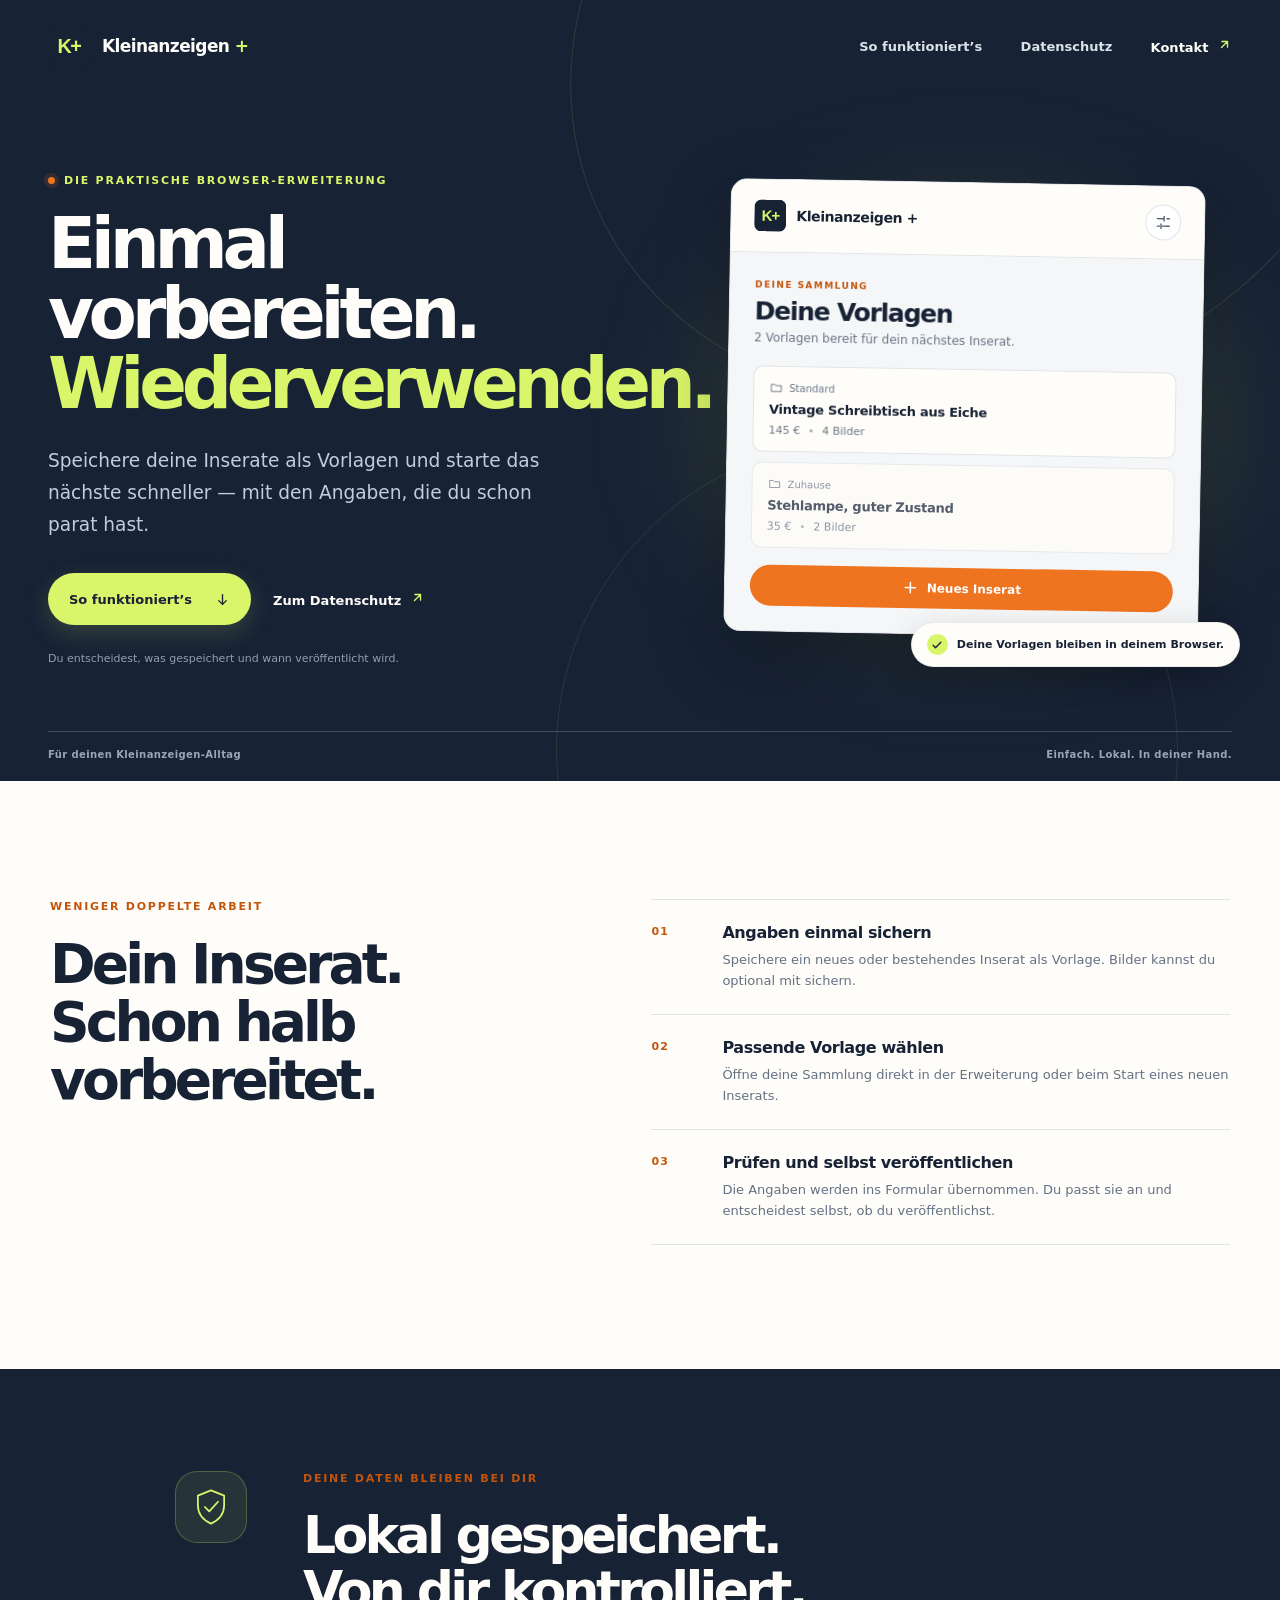
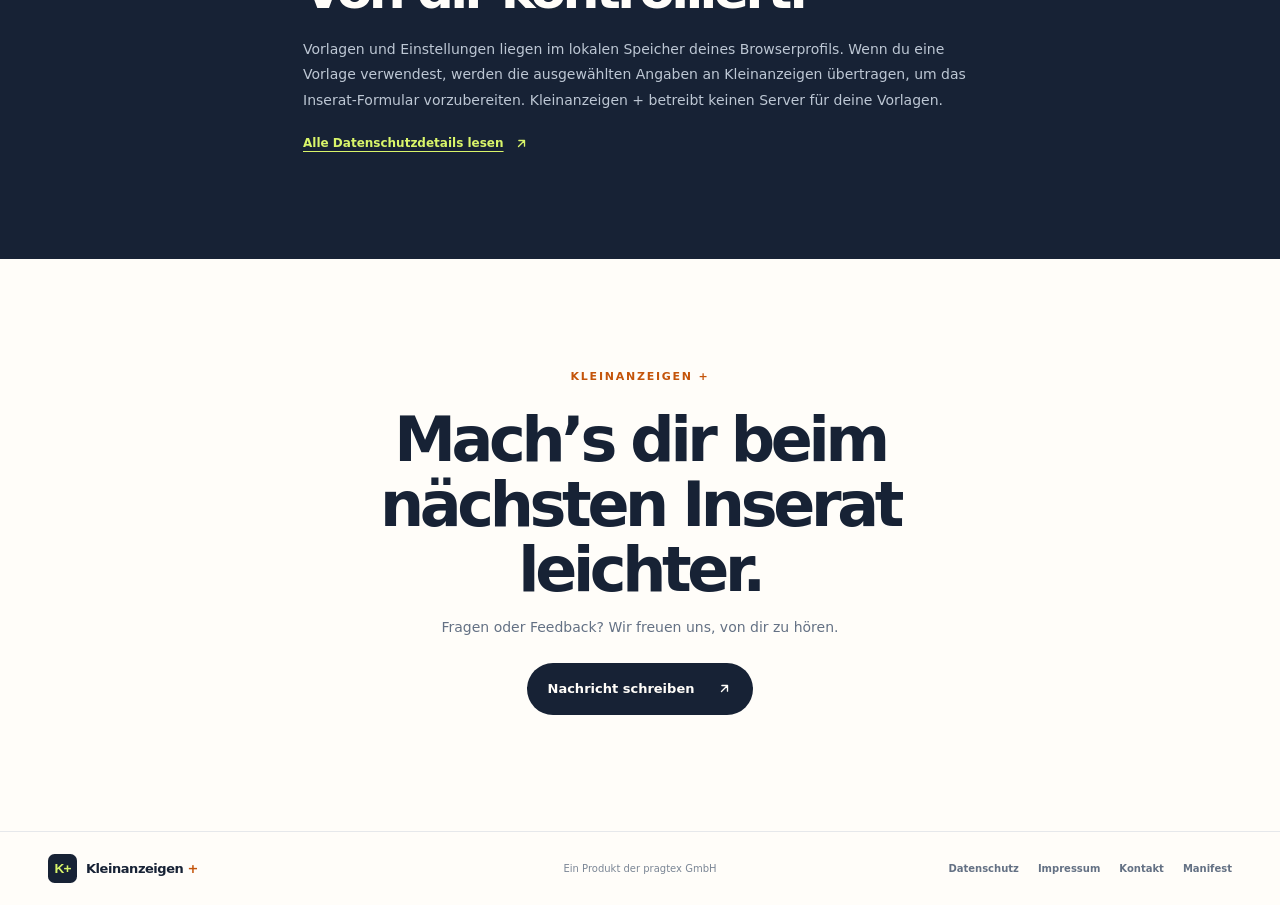
<file: index.html>
<!doctype html>
<html lang="de">
  <head>
    <meta charset="utf-8">
    <meta name="viewport" content="width=device-width, initial-scale=1">
    <meta name="theme-color" content="#172235">
    <meta name="description" content="Kleinanzeigen + hilft dir, Inserate als Vorlagen zu speichern und beim nächsten Mal schneller vorzubereiten.">
    <title>Kleinanzeigen + — Einmal vorbereiten. Wiederverwenden.</title>
    <link rel="icon" href="assets/brand-mark.svg" type="image/svg+xml">
    <link rel="stylesheet" href="site.css">
  </head>
  <body>
    <header class="site-header">
      <a class="brand" href="index.html" aria-label="Kleinanzeigen + Startseite">
        <img src="assets/brand-mark.svg" alt="" width="44" height="44">
        <span>Kleinanzeigen <b>+</b></span>
      </a>
      <nav aria-label="Hauptnavigation">
        <a href="#ablauf">So funktioniert’s</a>
        <a href="#datenschutz">Datenschutz</a>
        <a class="nav-contact" href="mailto:info@kleinanzeigen-plus.com">Kontakt <svg class="inline-icon" viewBox="0 0 20 20" aria-hidden="true"><path d="M6 14 14 6M6.5 6H14v7.5"/></svg></a>
      </nav>
    </header>

    <main>
      <section class="hero" aria-labelledby="hero-title">
        <div class="hero-inner">
          <div class="hero-copy">
            <p class="eyebrow"><span class="eyebrow-dot"></span> Die praktische Browser-Erweiterung</p>
            <h1 id="hero-title">Einmal vorbereiten.<br><span>Wiederverwenden.</span></h1>
            <p class="hero-lede">Speichere deine Inserate als Vorlagen und starte das nächste schneller — mit den Angaben, die du schon parat hast.</p>
            <div class="hero-actions">
              <a class="button button-lime" href="#ablauf">So funktioniert’s <svg class="inline-icon" viewBox="0 0 20 20" aria-hidden="true"><path d="M10 3.5v13m-5-5 5 5 5-5"/></svg></a>
              <a class="hero-text-link" href="privacy.html">Zum Datenschutz <svg class="inline-icon" viewBox="0 0 20 20" aria-hidden="true"><path d="M6 14 14 6M6.5 6H14v7.5"/></svg></a>
            </div>
            <p class="hero-footnote">Du entscheidest, was gespeichert und wann veröffentlicht wird.</p>
          </div>

          <div class="product-scene" aria-label="Vorschau des Vorlagenfensters von Kleinanzeigen +">
            <div class="scene-glow"></div>
            <div class="app-window">
              <div class="window-top">
                <span class="window-brand"><img src="assets/brand-mark.svg" alt="" width="32" height="32"><span>Kleinanzeigen +</span></span>
                <span class="window-settings" aria-hidden="true"><svg viewBox="0 0 24 24"><path d="M4 7h9m4 0h3M4 17h3m4 0h9M13 4v6M9 14v6"/></svg></span>
              </div>
              <div class="window-body">
                <p class="window-label">DEINE SAMMLUNG</p>
                <h2>Deine Vorlagen</h2>
                <p class="window-count">2 Vorlagen bereit für dein nächstes Inserat.</p>
                <div class="template-row">
                  <span class="template-folder"><svg viewBox="0 0 24 24"><path d="M3.5 6.5h6l2 2h9v10h-17z"/></svg> Standard</span>
                  <strong>Vintage Schreibtisch aus Eiche</strong>
                  <span class="template-meta">145 € <i></i> 4 Bilder</span>
                </div>
                <div class="template-row template-row-muted">
                  <span class="template-folder"><svg viewBox="0 0 24 24"><path d="M3.5 6.5h6l2 2h9v10h-17z"/></svg> Zuhause</span>
                  <strong>Stehlampe, guter Zustand</strong>
                  <span class="template-meta">35 € <i></i> 2 Bilder</span>
                </div>
                <div class="window-button"><svg viewBox="0 0 20 20" aria-hidden="true"><path d="M10 4v12M4 10h12"/></svg> Neues Inserat</div>
              </div>
            </div>
            <div class="scene-caption"><span class="caption-check" aria-hidden="true"><svg viewBox="0 0 20 20"><path d="m4.5 10.5 3.4 3.4 7.6-7.8"/></svg></span> Deine Vorlagen bleiben in deinem Browser.</div>
          </div>
        </div>
        <div class="hero-bottomline"><span>Für deinen Kleinanzeigen-Alltag</span><span>Einfach. Lokal. In deiner Hand.</span></div>
      </section>

      <section class="workflow section-wrap" id="ablauf" aria-labelledby="workflow-title">
        <div class="section-heading">
          <p class="eyebrow eyebrow-light">Weniger doppelte Arbeit</p>
          <h2 id="workflow-title">Dein Inserat.<br>Schon halb vorbereitet.</h2>
        </div>
        <div class="workflow-steps">
          <article class="workflow-step">
            <span class="step-index">01</span>
            <div><h3>Angaben einmal sichern</h3><p>Speichere ein neues oder bestehendes Inserat als Vorlage. Bilder kannst du optional mit sichern.</p></div>
          </article>
          <article class="workflow-step">
            <span class="step-index">02</span>
            <div><h3>Passende Vorlage wählen</h3><p>Öffne deine Sammlung direkt in der Erweiterung oder beim Start eines neuen Inserats.</p></div>
          </article>
          <article class="workflow-step">
            <span class="step-index">03</span>
            <div><h3>Prüfen und selbst veröffentlichen</h3><p>Die Angaben werden ins Formular übernommen. Du passt sie an und entscheidest selbst, ob du veröffentlichst.</p></div>
          </article>
        </div>
      </section>

      <section class="privacy-band" id="datenschutz" aria-labelledby="privacy-title">
        <div class="privacy-inner">
          <div class="privacy-symbol" aria-hidden="true"><svg viewBox="0 0 48 48"><path d="M24 5 39 11v11c0 10-6.3 17-15 21C15.3 39 9 32 9 22V11z"/><path d="m17 24 5 5 10-11"/></svg></div>
          <div class="privacy-copy">
            <p class="eyebrow eyebrow-light">Deine Daten bleiben bei dir</p>
            <h2 id="privacy-title">Lokal gespeichert.<br>Von dir kontrolliert.</h2>
            <p>Vorlagen und Einstellungen liegen im lokalen Speicher deines Browserprofils. Wenn du eine Vorlage verwendest, werden die ausgewählten Angaben an Kleinanzeigen übertragen, um das Inserat-Formular vorzubereiten. Kleinanzeigen + betreibt keinen Server für deine Vorlagen.</p>
            <a class="underlined-link" href="privacy.html">Alle Datenschutzdetails lesen <svg class="inline-icon" viewBox="0 0 20 20" aria-hidden="true"><path d="M6 14 14 6M6.5 6H14v7.5"/></svg></a>
          </div>
        </div>
      </section>

      <section class="closing section-wrap">
        <p class="eyebrow eyebrow-light">Kleinanzeigen +</p>
        <h2>Mach’s dir beim nächsten Inserat leichter.</h2>
        <p>Fragen oder Feedback? Wir freuen uns, von dir zu hören.</p>
        <a class="button button-dark" href="mailto:info@kleinanzeigen-plus.com">Nachricht schreiben <svg class="inline-icon" viewBox="0 0 20 20" aria-hidden="true"><path d="M6 14 14 6M6.5 6H14v7.5"/></svg></a>
      </section>
    </main>

    <footer class="site-footer">
      <a class="footer-brand" href="index.html"><img src="assets/brand-mark.svg" alt="" width="30" height="30"><span>Kleinanzeigen <b>+</b></span></a>
      <span class="footer-owner">Ein Produkt der pragtex GmbH</span>
      <nav aria-label="Weitere Informationen"><a href="privacy.html">Datenschutz</a><a href="impressum.html">Impressum</a><a href="mailto:info@kleinanzeigen-plus.com">Kontakt</a><a href="manifest.json">Manifest</a></nav>
    </footer>
    <script src="site.js" defer></script>
  </body>
</html>
</file>
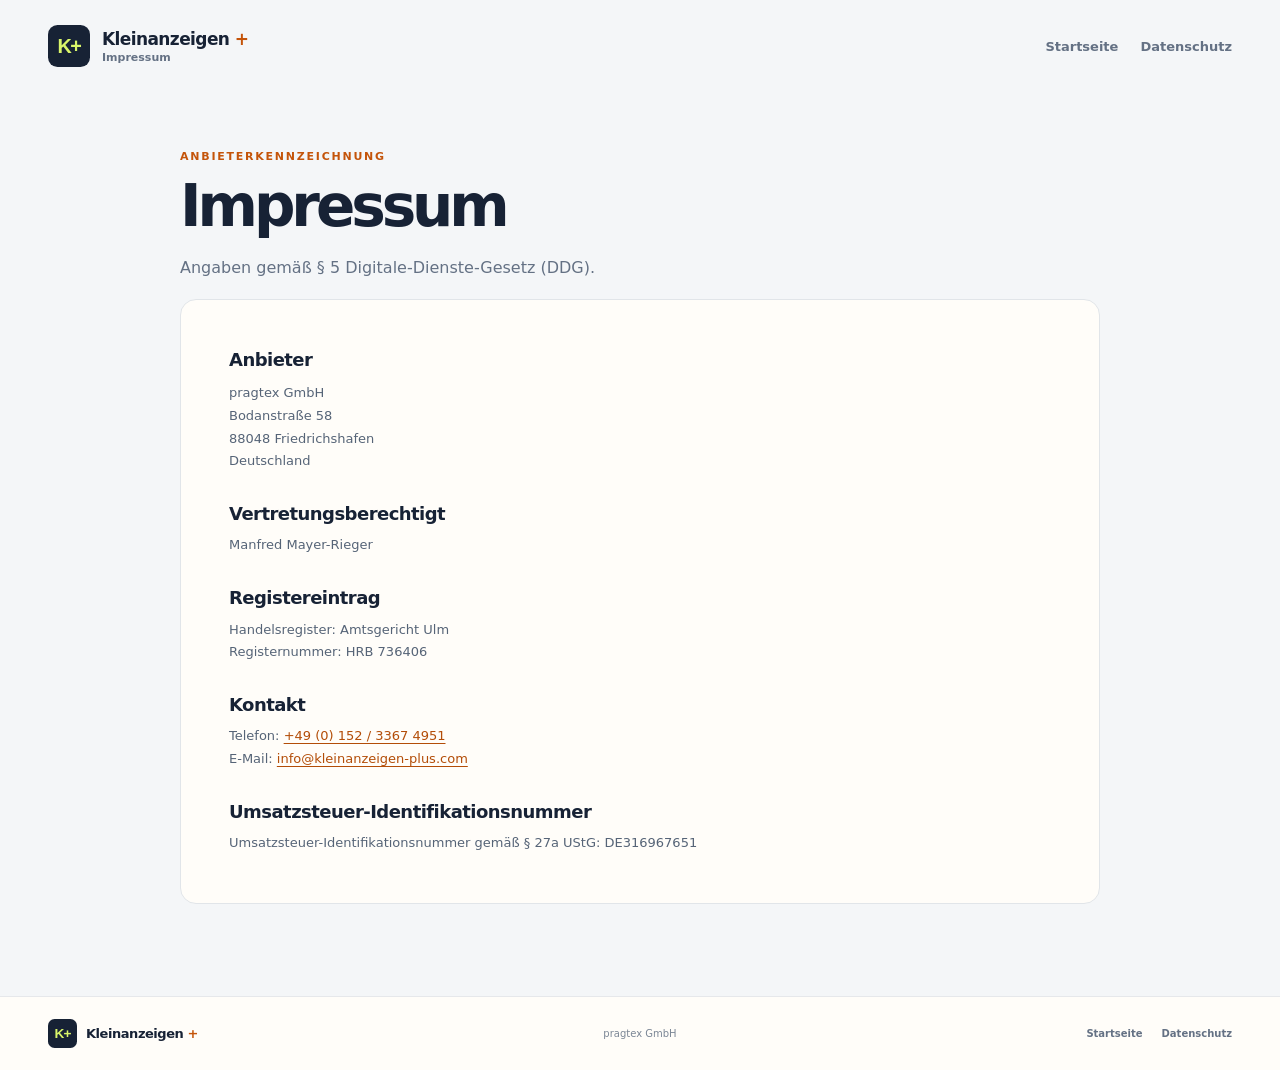
<file: impressum.html>
<!doctype html>
<html lang="de">
  <head>
    <meta charset="utf-8">
    <meta name="viewport" content="width=device-width, initial-scale=1">
    <meta name="description" content="Impressum von Kleinanzeigen +.">
    <meta name="theme-color" content="#f5f6f8">
    <title>Impressum · Kleinanzeigen +</title>
    <link rel="icon" href="assets/brand-mark.svg" type="image/svg+xml">
    <link rel="stylesheet" href="site.css">
  </head>
  <body class="policy-page">
    <header class="policy-header">
      <a class="brand" href="index.html" aria-label="Zur Startseite von Kleinanzeigen +">
        <img src="assets/brand-mark.svg" alt="" width="42" height="42">
        <span>Kleinanzeigen <b>+</b><small>Impressum</small></span>
      </a>
      <nav aria-label="Weitere Seiten"><a href="index.html">Startseite</a><a href="privacy.html">Datenschutz</a></nav>
    </header>

    <main class="policy-main">
      <p class="eyebrow eyebrow-light">Anbieterkennzeichnung</p>
      <h1>Impressum</h1>
      <p class="policy-lede">Angaben gemäß § 5 Digitale-Dienste-Gesetz (DDG).</p>
      <article class="policy-document" style="margin-top:18px">
        <h2>Anbieter</h2>
        <address>pragtex GmbH<br>Bodanstraße 58<br>88048 Friedrichshafen<br>Deutschland</address>

        <h2>Vertretungsberechtigt</h2>
        <p>Manfred Mayer-Rieger</p>

        <h2>Registereintrag</h2>
        <p>Handelsregister: Amtsgericht Ulm<br>Registernummer: HRB 736406</p>

        <h2>Kontakt</h2>
        <p>Telefon: <a href="tel:+4915233674951">+49 (0) 152 / 3367 4951</a><br>E-Mail: <a href="mailto:info@kleinanzeigen-plus.com">info@kleinanzeigen-plus.com</a></p>

        <h2>Umsatzsteuer-Identifikationsnummer</h2>
        <p>Umsatzsteuer-Identifikationsnummer gemäß § 27a UStG: DE316967651</p>
      </article>
    </main>

    <footer class="site-footer">
      <a class="footer-brand" href="index.html"><img src="assets/brand-mark.svg" alt="" width="30" height="30"><span>Kleinanzeigen <b>+</b></span></a>
      <span class="footer-owner">pragtex GmbH</span>
      <nav aria-label="Weitere Informationen"><a href="index.html">Startseite</a><a href="privacy.html">Datenschutz</a></nav>
    </footer>
  </body>
</html>
</file>
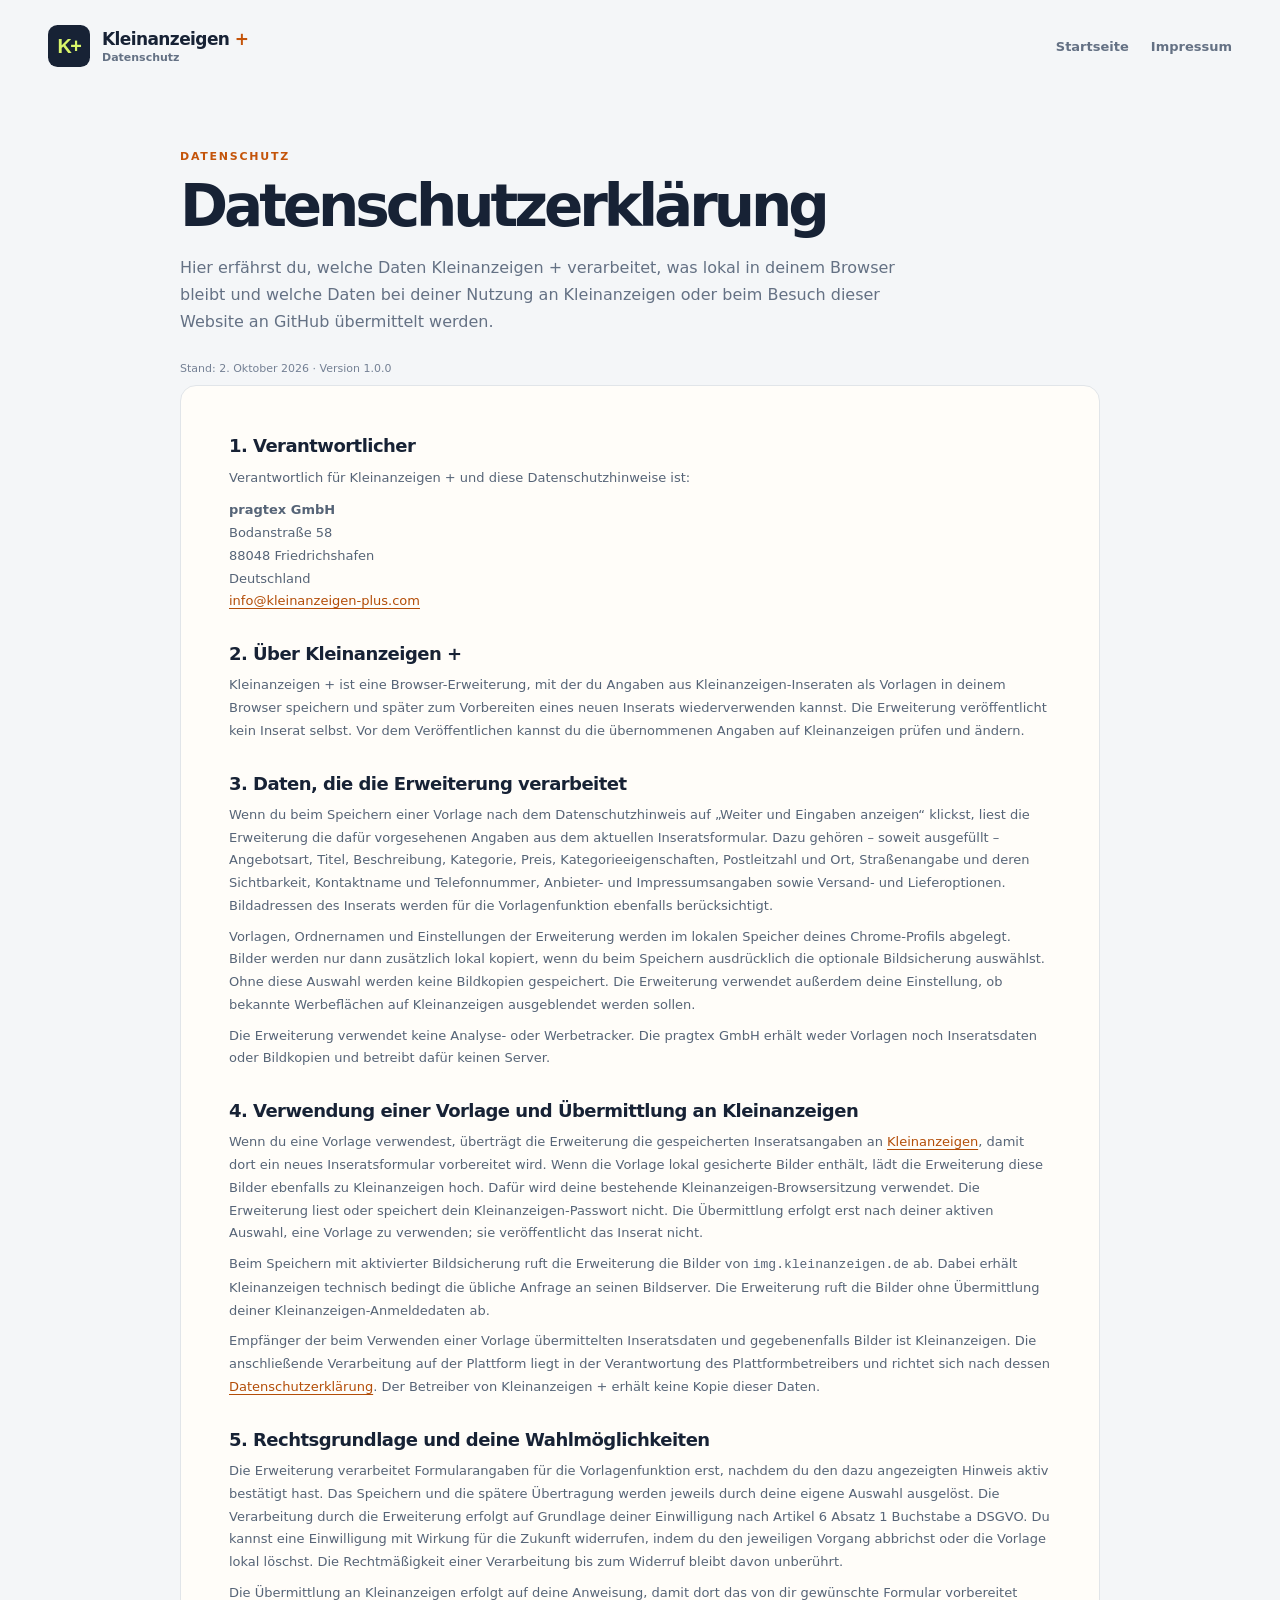
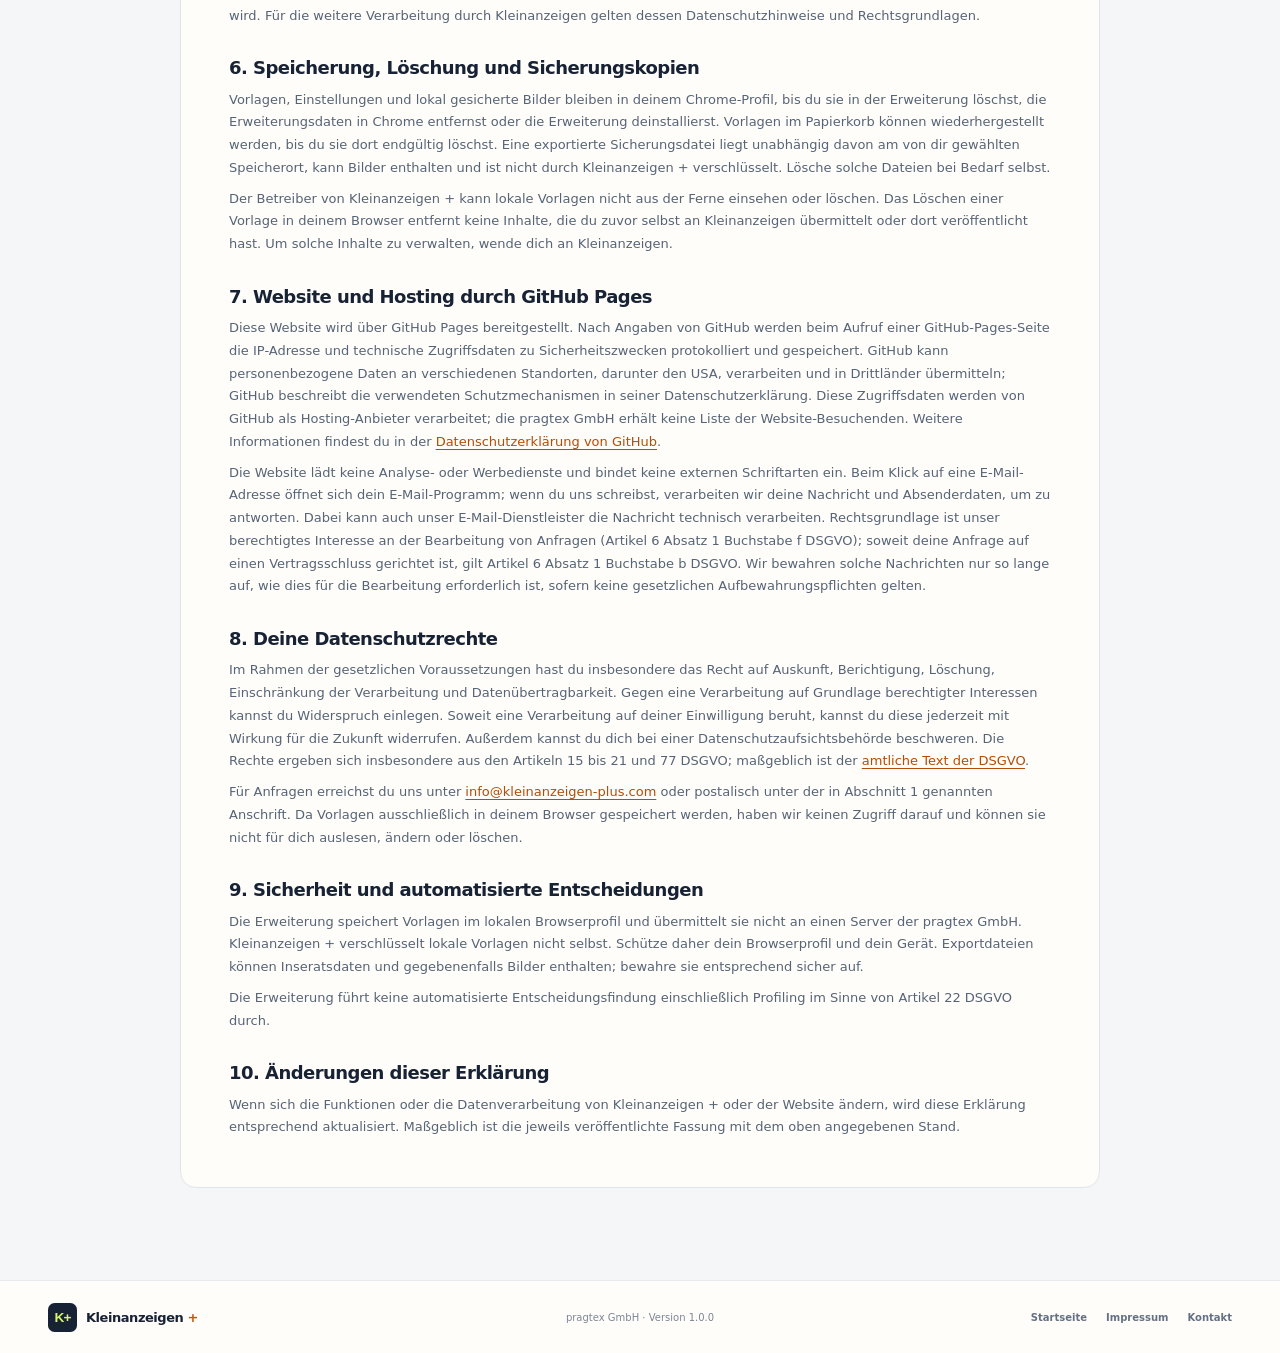
<file: privacy.html>
<!doctype html>
<html lang="de">
  <head>
    <meta charset="utf-8">
    <meta name="viewport" content="width=device-width, initial-scale=1">
    <meta name="description" content="Datenschutzhinweise zur Browser-Erweiterung Kleinanzeigen + und ihrer Website.">
    <meta name="theme-color" content="#f5f6f8">
    <title>Datenschutzerklärung · Kleinanzeigen +</title>
    <link rel="icon" href="assets/brand-mark.svg" type="image/svg+xml">
    <link rel="stylesheet" href="site.css">
  </head>
  <body class="policy-page">
    <header class="policy-header">
      <a class="brand" href="index.html" aria-label="Zur Startseite von Kleinanzeigen +">
        <img src="assets/brand-mark.svg" alt="" width="42" height="42">
        <span>Kleinanzeigen <b>+</b><small>Datenschutz</small></span>
      </a>
      <nav aria-label="Weitere Seiten"><a href="index.html">Startseite</a><a href="impressum.html">Impressum</a></nav>
    </header>

    <main class="policy-main">
      <p class="eyebrow eyebrow-light">Datenschutz</p>
      <h1>Datenschutzerklärung</h1>
      <p class="policy-lede">Hier erfährst du, welche Daten Kleinanzeigen + verarbeitet, was lokal in deinem Browser bleibt und welche Daten bei deiner Nutzung an Kleinanzeigen oder beim Besuch dieser Website an GitHub übermittelt werden.</p>

      <p class="policy-date">Stand: 2. Oktober 2026 · Version 1.0.0</p>
      <article class="policy-document">
        <h2>1. Verantwortlicher</h2>
        <p>Verantwortlich für Kleinanzeigen + und diese Datenschutzhinweise ist:</p>
        <address><strong>pragtex GmbH</strong><br>Bodanstraße 58<br>88048 Friedrichshafen<br>Deutschland<br><a href="mailto:info@kleinanzeigen-plus.com">info@kleinanzeigen-plus.com</a></address>

        <h2>2. Über Kleinanzeigen +</h2>
        <p>Kleinanzeigen + ist eine Browser-Erweiterung, mit der du Angaben aus Kleinanzeigen-Inseraten als Vorlagen in deinem Browser speichern und später zum Vorbereiten eines neuen Inserats wiederverwenden kannst. Die Erweiterung veröffentlicht kein Inserat selbst. Vor dem Veröffentlichen kannst du die übernommenen Angaben auf Kleinanzeigen prüfen und ändern.</p>

        <h2>3. Daten, die die Erweiterung verarbeitet</h2>
        <p>Wenn du beim Speichern einer Vorlage nach dem Datenschutzhinweis auf „Weiter und Eingaben anzeigen“ klickst, liest die Erweiterung die dafür vorgesehenen Angaben aus dem aktuellen Inseratsformular. Dazu gehören – soweit ausgefüllt – Angebotsart, Titel, Beschreibung, Kategorie, Preis, Kategorieeigenschaften, Postleitzahl und Ort, Straßenangabe und deren Sichtbarkeit, Kontaktname und Telefonnummer, Anbieter- und Impressumsangaben sowie Versand- und Lieferoptionen. Bildadressen des Inserats werden für die Vorlagenfunktion ebenfalls berücksichtigt.</p>
        <p>Vorlagen, Ordnernamen und Einstellungen der Erweiterung werden im lokalen Speicher deines Chrome-Profils abgelegt. Bilder werden nur dann zusätzlich lokal kopiert, wenn du beim Speichern ausdrücklich die optionale Bildsicherung auswählst. Ohne diese Auswahl werden keine Bildkopien gespeichert. Die Erweiterung verwendet außerdem deine Einstellung, ob bekannte Werbeflächen auf Kleinanzeigen ausgeblendet werden sollen.</p>
        <p>Die Erweiterung verwendet keine Analyse- oder Werbetracker. Die pragtex GmbH erhält weder Vorlagen noch Inseratsdaten oder Bildkopien und betreibt dafür keinen Server.</p>

        <h2>4. Verwendung einer Vorlage und Übermittlung an Kleinanzeigen</h2>
        <p>Wenn du eine Vorlage verwendest, überträgt die Erweiterung die gespeicherten Inseratsangaben an <a href="https://www.kleinanzeigen.de/" target="_blank" rel="noopener noreferrer">Kleinanzeigen</a>, damit dort ein neues Inseratsformular vorbereitet wird. Wenn die Vorlage lokal gesicherte Bilder enthält, lädt die Erweiterung diese Bilder ebenfalls zu Kleinanzeigen hoch. Dafür wird deine bestehende Kleinanzeigen-Browsersitzung verwendet. Die Erweiterung liest oder speichert dein Kleinanzeigen-Passwort nicht. Die Übermittlung erfolgt erst nach deiner aktiven Auswahl, eine Vorlage zu verwenden; sie veröffentlicht das Inserat nicht.</p>
        <p>Beim Speichern mit aktivierter Bildsicherung ruft die Erweiterung die Bilder von <code>img.kleinanzeigen.de</code> ab. Dabei erhält Kleinanzeigen technisch bedingt die übliche Anfrage an seinen Bildserver. Die Erweiterung ruft die Bilder ohne Übermittlung deiner Kleinanzeigen-Anmeldedaten ab.</p>
        <p>Empfänger der beim Verwenden einer Vorlage übermittelten Inseratsdaten und gegebenenfalls Bilder ist Kleinanzeigen. Die anschließende Verarbeitung auf der Plattform liegt in der Verantwortung des Plattformbetreibers und richtet sich nach dessen <a href="https://themen.kleinanzeigen.de/datenschutzerklaerung/" target="_blank" rel="noopener noreferrer">Datenschutzerklärung</a>. Der Betreiber von Kleinanzeigen + erhält keine Kopie dieser Daten.</p>

        <h2>5. Rechtsgrundlage und deine Wahlmöglichkeiten</h2>
        <p>Die Erweiterung verarbeitet Formularangaben für die Vorlagenfunktion erst, nachdem du den dazu angezeigten Hinweis aktiv bestätigt hast. Das Speichern und die spätere Übertragung werden jeweils durch deine eigene Auswahl ausgelöst. Die Verarbeitung durch die Erweiterung erfolgt auf Grundlage deiner Einwilligung nach Artikel 6 Absatz 1 Buchstabe a DSGVO. Du kannst eine Einwilligung mit Wirkung für die Zukunft widerrufen, indem du den jeweiligen Vorgang abbrichst oder die Vorlage lokal löschst. Die Rechtmäßigkeit einer Verarbeitung bis zum Widerruf bleibt davon unberührt.</p>
        <p>Die Übermittlung an Kleinanzeigen erfolgt auf deine Anweisung, damit dort das von dir gewünschte Formular vorbereitet wird. Für die weitere Verarbeitung durch Kleinanzeigen gelten dessen Datenschutzhinweise und Rechtsgrundlagen.</p>

        <h2>6. Speicherung, Löschung und Sicherungskopien</h2>
        <p>Vorlagen, Einstellungen und lokal gesicherte Bilder bleiben in deinem Chrome-Profil, bis du sie in der Erweiterung löschst, die Erweiterungsdaten in Chrome entfernst oder die Erweiterung deinstallierst. Vorlagen im Papierkorb können wiederhergestellt werden, bis du sie dort endgültig löschst. Eine exportierte Sicherungsdatei liegt unabhängig davon am von dir gewählten Speicherort, kann Bilder enthalten und ist nicht durch Kleinanzeigen + verschlüsselt. Lösche solche Dateien bei Bedarf selbst.</p>
        <p>Der Betreiber von Kleinanzeigen + kann lokale Vorlagen nicht aus der Ferne einsehen oder löschen. Das Löschen einer Vorlage in deinem Browser entfernt keine Inhalte, die du zuvor selbst an Kleinanzeigen übermittelt oder dort veröffentlicht hast. Um solche Inhalte zu verwalten, wende dich an Kleinanzeigen.</p>

        <h2>7. Website und Hosting durch GitHub Pages</h2>
        <p>Diese Website wird über GitHub Pages bereitgestellt. Nach Angaben von GitHub werden beim Aufruf einer GitHub-Pages-Seite die IP-Adresse und technische Zugriffsdaten zu Sicherheitszwecken protokolliert und gespeichert. GitHub kann personenbezogene Daten an verschiedenen Standorten, darunter den USA, verarbeiten und in Drittländer übermitteln; GitHub beschreibt die verwendeten Schutzmechanismen in seiner Datenschutzerklärung. Diese Zugriffsdaten werden von GitHub als Hosting-Anbieter verarbeitet; die pragtex GmbH erhält keine Liste der Website-Besuchenden. Weitere Informationen findest du in der <a href="https://docs.github.com/en/site-policy/privacy-policies/github-general-privacy-statement" target="_blank" rel="noopener noreferrer">Datenschutzerklärung von GitHub</a>.</p>
        <p>Die Website lädt keine Analyse- oder Werbedienste und bindet keine externen Schriftarten ein. Beim Klick auf eine E-Mail-Adresse öffnet sich dein E-Mail-Programm; wenn du uns schreibst, verarbeiten wir deine Nachricht und Absenderdaten, um zu antworten. Dabei kann auch unser E-Mail-Dienstleister die Nachricht technisch verarbeiten. Rechtsgrundlage ist unser berechtigtes Interesse an der Bearbeitung von Anfragen (Artikel 6 Absatz 1 Buchstabe f DSGVO); soweit deine Anfrage auf einen Vertragsschluss gerichtet ist, gilt Artikel 6 Absatz 1 Buchstabe b DSGVO. Wir bewahren solche Nachrichten nur so lange auf, wie dies für die Bearbeitung erforderlich ist, sofern keine gesetzlichen Aufbewahrungspflichten gelten.</p>

        <h2>8. Deine Datenschutzrechte</h2>
        <p>Im Rahmen der gesetzlichen Voraussetzungen hast du insbesondere das Recht auf Auskunft, Berichtigung, Löschung, Einschränkung der Verarbeitung und Datenübertragbarkeit. Gegen eine Verarbeitung auf Grundlage berechtigter Interessen kannst du Widerspruch einlegen. Soweit eine Verarbeitung auf deiner Einwilligung beruht, kannst du diese jederzeit mit Wirkung für die Zukunft widerrufen. Außerdem kannst du dich bei einer Datenschutzaufsichtsbehörde beschweren. Die Rechte ergeben sich insbesondere aus den Artikeln 15 bis 21 und 77 DSGVO; maßgeblich ist der <a href="https://eur-lex.europa.eu/legal-content/DE/TXT/?uri=CELEX:32016R0679" target="_blank" rel="noopener noreferrer">amtliche Text der DSGVO</a>.</p>
        <p>Für Anfragen erreichst du uns unter <a href="mailto:info@kleinanzeigen-plus.com">info@kleinanzeigen-plus.com</a> oder postalisch unter der in Abschnitt 1 genannten Anschrift. Da Vorlagen ausschließlich in deinem Browser gespeichert werden, haben wir keinen Zugriff darauf und können sie nicht für dich auslesen, ändern oder löschen.</p>

        <h2>9. Sicherheit und automatisierte Entscheidungen</h2>
        <p>Die Erweiterung speichert Vorlagen im lokalen Browserprofil und übermittelt sie nicht an einen Server der pragtex GmbH. Kleinanzeigen + verschlüsselt lokale Vorlagen nicht selbst. Schütze daher dein Browserprofil und dein Gerät. Exportdateien können Inseratsdaten und gegebenenfalls Bilder enthalten; bewahre sie entsprechend sicher auf.</p>
        <p>Die Erweiterung führt keine automatisierte Entscheidungsfindung einschließlich Profiling im Sinne von Artikel 22 DSGVO durch.</p>

        <h2>10. Änderungen dieser Erklärung</h2>
        <p>Wenn sich die Funktionen oder die Datenverarbeitung von Kleinanzeigen + oder der Website ändern, wird diese Erklärung entsprechend aktualisiert. Maßgeblich ist die jeweils veröffentlichte Fassung mit dem oben angegebenen Stand.</p>
      </article>
    </main>

    <footer class="site-footer">
      <a class="footer-brand" href="index.html"><img src="assets/brand-mark.svg" alt="" width="30" height="30"><span>Kleinanzeigen <b>+</b></span></a>
      <span class="footer-owner">pragtex GmbH · Version 1.0.0</span>
      <nav aria-label="Weitere Informationen"><a href="index.html">Startseite</a><a href="impressum.html">Impressum</a><a href="mailto:info@kleinanzeigen-plus.com">Kontakt</a></nav>
    </footer>
  </body>
</html>
</file>
<file: site.css>
:root {
  color-scheme: light;
  --navy: #172235;
  --navy-soft: #25344a;
  --ink-muted: #aeb8c7;
  --lime: #d9f56a;
  --orange: #ef7420;
  --paper: #fffdf9;
  --line: rgba(255,255,255,.18);
  font-family: "DM Sans", Inter, ui-sans-serif, system-ui, -apple-system, BlinkMacSystemFont, "Segoe UI", sans-serif;
  color: var(--navy);
  background: var(--paper);
  font-synthesis: none;
  text-rendering: optimizeLegibility;
  -webkit-font-smoothing: antialiased;
}

* { box-sizing: border-box; }
html { min-width: 320px; scroll-behavior: smooth; }
body { margin: 0; min-width: 320px; }
a { color: inherit; }
a:focus-visible { outline: 3px solid var(--orange); outline-offset: 4px; }

.site-header {
  position: absolute;
  z-index: 2;
  inset: 0 0 auto;
  display: flex;
  align-items: center;
  justify-content: space-between;
  gap: 28px;
  width: min(100% - 96px, 1320px);
  height: 92px;
  margin-inline: auto;
  color: var(--paper);
}
.brand, .footer-brand { display: inline-flex; align-items: center; gap: 12px; text-decoration: none; font-size: 17px; font-weight: 800; letter-spacing: -.035em; white-space: nowrap; }
.brand img { width: 42px; height: 42px; }
.brand b, .footer-brand b { color: var(--lime); }
.site-header nav, .site-footer nav { display: flex; align-items: center; gap: clamp(18px, 3vw, 40px); }
.site-header nav a { color: #dbe1e8; text-decoration: none; font-size: 13px; font-weight: 600; transition: color .18s ease; }
.site-header nav a:hover { color: var(--lime); }
.site-header .nav-contact { color: var(--paper); }
.inline-icon { display: inline-block; width: 15px; height: 15px; flex: 0 0 auto; fill: none; stroke: currentColor; stroke-width: 1.8; stroke-linecap: round; stroke-linejoin: round; }
.nav-contact .inline-icon, .hero-text-link .inline-icon { margin-left: 4px; color: var(--lime); }

.hero { position: relative; overflow: hidden; min-height: 750px; padding: 92px max(48px, calc((100vw - 1320px) / 2)) 0; color: var(--paper); background: var(--navy); }
.hero::before { position: absolute; top: -40%; right: -9%; width: 65vw; height: 90%; border: 1px solid rgba(217,245,106,.12); border-radius: 50%; content: ""; transform: rotate(-23deg); }
.hero::after { position: absolute; right: 8%; bottom: -280px; width: 620px; height: 620px; border: 1px solid rgba(217,245,106,.1); border-radius: 50%; content: ""; }
.hero-inner { position: relative; z-index: 1; display: grid; grid-template-columns: minmax(0, .95fr) minmax(460px, 1.05fr); align-items: center; gap: clamp(50px, 8vw, 122px); width: min(100%, 1320px); min-height: 625px; margin: 0 auto; padding-block: 65px 50px; }
.hero-copy { max-width: 610px; animation: rise-in .7s .08s both ease-out; }
.eyebrow { display: flex; align-items: center; gap: 9px; margin: 0 0 22px; color: var(--lime); font-size: 11px; font-weight: 800; letter-spacing: .16em; line-height: 1.4; text-transform: uppercase; }
.eyebrow-dot { width: 7px; height: 7px; border-radius: 50%; background: var(--orange); box-shadow: 0 0 0 4px rgba(239,116,32,.14); }
.hero h1 { margin: 0; font-size: clamp(47px, 5.5vw, 78px); font-weight: 700; letter-spacing: -.075em; line-height: .99; }
.hero h1 span { color: var(--lime); }
.hero-lede { max-width: 520px; margin: 26px 0 0; color: #c3ccd8; font-size: clamp(16px, 1.45vw, 19px); line-height: 1.7; }
.hero-actions { display: flex; flex-wrap: wrap; align-items: center; gap: 22px; margin-top: 33px; }
.button { display: inline-flex; align-items: center; justify-content: center; gap: 23px; min-height: 52px; padding: 0 21px; border-radius: 999px; text-decoration: none; font-size: 13px; font-weight: 800; transition: transform .2s ease, background-color .2s ease, box-shadow .2s ease; }
.button:hover { transform: translateY(-2px); }
.button-lime { background: var(--lime); color: var(--navy); box-shadow: 0 8px 24px rgba(217,245,106,.16); }
.button-lime:hover { background: #e5ff80; box-shadow: 0 12px 28px rgba(217,245,106,.24); }
.hero-text-link { color: var(--paper); font-size: 13px; font-weight: 700; text-decoration: none; }
.hero-text-link span { margin-left: 5px; color: var(--lime); }
.hero-footnote { margin: 27px 0 0; color: #929eb0; font-size: 11px; }

.product-scene { position: relative; justify-self: end; width: min(100%, 535px); padding: 25px 30px 46px; animation: rise-in .82s .23s both ease-out; }
.scene-glow { position: absolute; inset: 12% 5% 11%; border-radius: 45%; background: rgba(217,245,106,.18); filter: blur(64px); }
.app-window { position: relative; overflow: hidden; border: 1px solid rgba(23,34,53,.11); border-radius: 17px; background: #f5f6f8; color: var(--navy); box-shadow: 0 25px 70px rgba(0,0,0,.32); transform: rotate(1deg); transition: transform .35s cubic-bezier(.2,.8,.2,1), box-shadow .35s ease; }
.product-scene:hover .app-window { transform: rotate(0) translateY(-5px); box-shadow: 0 34px 80px rgba(0,0,0,.38); }
.window-top { display: flex; align-items: center; justify-content: space-between; min-height: 73px; padding: 0 23px; border-bottom: 1px solid #e1e5e9; background: var(--paper); }
.window-brand { display: inline-flex; align-items: center; gap: 10px; font-size: 14px; font-weight: 800; letter-spacing: -.03em; }
.window-brand img { width: 32px; height: 32px; }
.window-settings { display: grid; place-items: center; width: 36px; height: 36px; border: 1px solid #e0e5ea; border-radius: 50%; background: white; }
.window-settings svg { width: 18px; height: 18px; fill: none; stroke: #536071; stroke-width: 1.8; stroke-linecap: round; }
.window-body { padding: 27px 25px 25px; }
.window-label { margin: 0 0 7px; color: #c4540a; font-size: 9px; font-weight: 800; letter-spacing: .16em; }
.window-body h2 { margin: 0; font-size: 25px; font-weight: 750; letter-spacing: -.05em; }
.window-count { margin: 5px 0 21px; color: #687486; font-size: 12px; }
.template-row { display: grid; gap: 7px; margin-top: 10px; padding: 14px 15px; border: 1px solid #e1e5e9; border-radius: 10px; background: var(--paper); }
.template-row strong { font-size: 13px; letter-spacing: -.02em; }
.template-row-muted { opacity: .72; }
.template-folder { display: inline-flex; align-items: center; gap: 6px; color: #687486; font-size: 10px; }
.template-folder svg { width: 14px; height: 14px; fill: none; stroke: currentColor; stroke-width: 1.6; stroke-linejoin: round; }
.template-meta { color: #687486; font-size: 11px; }
.template-meta i { display: inline-block; width: 3px; height: 3px; margin: 0 6px 2px; border-radius: 50%; background: #98a2b0; }
.window-button { display: flex; align-items: center; justify-content: center; gap: 8px; margin-top: 17px; padding: 12px; border-radius: 999px; background: #ef7420; color: white; font-size: 12px; font-weight: 800; }
.window-button svg { width: 17px; height: 17px; fill: none; stroke: currentColor; stroke-width: 1.8; stroke-linecap: round; }
.scene-caption { position: absolute; right: -8px; bottom: 14px; display: inline-flex; align-items: center; gap: 9px; padding: 11px 15px; border: 1px solid rgba(23,34,53,.08); border-radius: 999px; background: var(--paper); color: var(--navy); box-shadow: 0 10px 30px rgba(0,0,0,.18); font-size: 11px; font-weight: 700; }
.caption-check { display: grid; place-items: center; width: 21px; height: 21px; border-radius: 50%; background: var(--lime); font-size: 12px; }
.caption-check svg { width: 14px; height: 14px; fill: none; stroke: var(--navy); stroke-width: 2; stroke-linecap: round; stroke-linejoin: round; }
.hero-bottomline { position: relative; z-index: 1; display: flex; justify-content: space-between; width: min(100%, 1320px); margin: 0 auto; padding: 17px 0 21px; border-top: 1px solid var(--line); color: #9ba6b5; font-size: 10px; font-weight: 600; letter-spacing: .04em; }

.section-wrap { width: min(100% - 96px, 1180px); margin-inline: auto; }
.workflow { display: grid; grid-template-columns: .9fr 1.1fr; gap: clamp(60px, 10vw, 150px); padding-block: 118px 124px; }
.eyebrow-light { color: #c4540a; }
.section-heading h2, .privacy-copy h2, .closing h2 { margin: 0; font-size: clamp(36px, 4.3vw, 56px); line-height: 1.05; letter-spacing: -.07em; }
.workflow-steps { border-top: 1px solid #dfe3e8; }
.workflow-step { display: grid; grid-template-columns: 58px minmax(0, 1fr); gap: 13px; padding: 23px 0 22px; border-bottom: 1px solid #dfe3e8; }
.step-index { padding-top: 2px; color: #c4540a; font-size: 11px; font-weight: 800; letter-spacing: .11em; }
.workflow-step h3 { margin: 0; font-size: 16px; letter-spacing: -.025em; }
.workflow-step p { max-width: 520px; margin: 7px 0 0; color: #647184; font-size: 13px; line-height: 1.65; }

.privacy-band { overflow: hidden; background: var(--navy); color: var(--paper); }
.privacy-inner { display: grid; grid-template-columns: 92px minmax(0, 690px); gap: 36px; align-items: start; width: min(100% - 96px, 930px); margin-inline: auto; padding-block: 102px 108px; }
.privacy-symbol { display: grid; place-items: center; width: 72px; height: 72px; border: 1px solid rgba(217,245,106,.24); border-radius: 22px; background: rgba(217,245,106,.08); }
.privacy-symbol svg { width: 42px; height: 42px; fill: none; stroke: var(--lime); stroke-width: 2; stroke-linecap: round; stroke-linejoin: round; }
.privacy-copy h2 { font-size: clamp(35px, 4.1vw, 52px); }
.privacy-copy > p:not(.eyebrow) { max-width: 670px; margin: 20px 0 0; color: #bdc7d4; font-size: 14px; line-height: 1.8; }
.underlined-link { display: inline-flex; align-items: center; gap: 10px; margin-top: 23px; color: var(--lime); font-size: 12px; font-weight: 750; text-decoration-thickness: 1px; text-underline-offset: 4px; }

.closing { padding-block: 110px 116px; text-align: center; }
.closing .eyebrow { justify-content: center; }
.closing h2 { max-width: 660px; margin: 0 auto; font-size: clamp(38px, 5vw, 62px); }
.closing > p:not(.eyebrow) { margin: 17px 0 0; color: #647184; font-size: 14px; }
.button-dark { margin-top: 28px; background: var(--navy); color: var(--paper); }
.button-dark:hover { background: var(--navy-soft); }

.site-footer { display: grid; grid-template-columns: 1fr auto 1fr; align-items: center; gap: 24px; padding: 22px max(48px, calc((100vw - 1320px) / 2)); border-top: 1px solid #e6e8eb; background: var(--paper); }
.footer-brand { gap: 9px; font-size: 13px; }
.footer-brand img { width: 29px; height: 29px; }
.footer-brand b { color: #c4540a; }
.footer-owner { color: #7b8695; font-size: 10px; text-align: center; }
.site-footer nav { justify-content: flex-end; gap: 19px; }
.site-footer nav a { color: #647184; font-size: 10px; font-weight: 650; text-decoration: none; }
.site-footer nav a:hover { color: #c4540a; }

.policy-page { min-height: 100vh; background: #f4f6f8; }
.policy-header { position: static; display: flex; align-items: center; justify-content: space-between; gap: 24px; width: min(100% - 96px, 1320px); height: 92px; margin-inline: auto; color: var(--navy); }
.policy-header .brand { color: var(--navy); }
.policy-header .brand b { color: #c4540a; }
.policy-header .brand small { display: block; margin-top: 2px; color: #647184; font-size: 11px; font-weight: 600; letter-spacing: 0; }
.policy-header nav { display: flex; align-items: center; justify-content: flex-end; gap: clamp(12px, 2vw, 22px); margin-left: auto; }
.policy-header nav a { color: #647184; font-size: 13px; font-weight: 600; text-decoration: none; white-space: nowrap; transition: color .18s ease; }
.policy-header nav a:hover { color: #c4540a; }
.policy-main { width: min(100% - 96px, 920px); margin-inline: auto; padding: 57px 0 92px; }
.policy-main > .eyebrow { margin-bottom: 12px; }
.policy-main > h1 { max-width: 780px; margin: 0; font-size: clamp(38px, 5vw, 58px); line-height: 1.04; letter-spacing: -.07em; }
.policy-lede { max-width: 760px; margin: 17px 0 0; color: #647184; font-size: 16px; line-height: 1.7; }
.policy-draft { margin-top: 28px; padding: 18px 20px; border: 1px solid #efcda8; border-radius: 12px; background: #fff7ec; color: #75400f; }
.policy-draft strong { font-size: 13px; }
.policy-draft p { margin: 5px 0 0; color: #785b3f; font-size: 12px; line-height: 1.6; }
.policy-date { margin: 27px 0 10px; color: #748094; font-size: 11px; }
.policy-document { padding: clamp(24px, 5vw, 48px); border: 1px solid #e1e5e9; border-radius: 16px; background: var(--paper); }
.policy-document h2 { margin: 29px 0 8px; font-size: 18px; line-height: 1.35; letter-spacing: -.03em; }
.policy-document h2:first-child { margin-top: 0; }
.policy-document p, .policy-document address { color: #566477; font-size: 13px; line-height: 1.75; }
.policy-document p { margin: 8px 0 0; }
.policy-document address { margin-top: 10px; font-style: normal; }
.policy-document a { color: #b34d08; text-underline-offset: 3px; }
.policy-document code { overflow-wrap: anywhere; }
.policy-page .site-footer { background: var(--paper); }

.js .workflow-step, .js .privacy-inner, .js .closing > * { opacity: 0; transform: translateY(15px); transition: opacity .55s ease, transform .55s cubic-bezier(.2,.8,.2,1); }
.js .is-visible { opacity: 1; transform: translateY(0); }
@keyframes rise-in { from { opacity: 0; transform: translateY(16px); } to { opacity: 1; transform: translateY(0); } }

@media (max-width: 900px) {
  .site-header { width: calc(100% - 48px); }
  .hero { padding-inline: 28px; }
  .hero-inner { grid-template-columns: 1fr; gap: 45px; padding-top: 82px; }
  .hero-copy { max-width: 660px; }
  .product-scene { justify-self: center; width: min(100%, 555px); }
  .hero-bottomline { margin-top: 10px; }
  .workflow { grid-template-columns: 1fr; gap: 40px; padding-block: 88px; }
  .privacy-inner { width: calc(100% - 56px); }
}
@media (max-width: 600px) {
  .site-header { height: 75px; width: calc(100% - 36px); }
  .brand { gap: 9px; font-size: 14px; }
  .brand img { width: 35px; height: 35px; }
  .site-header nav { gap: 0; }
  .site-header nav a:not(.nav-contact) { display: none; }
  .site-header .nav-contact { font-size: 12px; }
  .hero { min-height: auto; padding: 75px 20px 0; }
  .hero-inner { grid-template-columns: minmax(0, 1fr); min-height: auto; gap: 27px; padding: 65px 0 34px; }
  .hero-copy { min-width: 0; }
  .hero h1 { font-size: clamp(40px, 11vw, 54px); }
  .hero h1 span { font-size: .87em; }
  .hero-lede { margin-top: 19px; font-size: 15px; }
  .hero-actions { align-items: flex-start; flex-direction: column; gap: 17px; margin-top: 25px; }
  .hero-footnote { max-width: 270px; line-height: 1.6; }
  .product-scene { padding: 6px 7px 33px; }
  .window-top { min-height: 61px; padding-inline: 14px; }
  .window-brand { font-size: 12px; }
  .window-brand img { width: 28px; height: 28px; }
  .window-body { padding: 20px 15px 17px; }
  .window-body h2 { font-size: 22px; }
  .scene-caption { right: 0; bottom: 2px; padding: 8px 11px; font-size: 9px; }
  .hero-bottomline { gap: 16px; font-size: 8px; }
  .hero-bottomline span:last-child { text-align: right; }
  .section-wrap { width: calc(100% - 40px); }
  .workflow { gap: 28px; padding-block: 72px 78px; }
  .section-heading h2, .privacy-copy h2 { font-size: 39px; }
  .workflow-step { grid-template-columns: 39px minmax(0, 1fr); gap: 7px; }
  .workflow-step h3 { font-size: 14px; }
  .workflow-step p { font-size: 12px; }
  .privacy-inner { grid-template-columns: 1fr; gap: 22px; width: calc(100% - 40px); padding-block: 70px 75px; }
  .privacy-symbol { width: 58px; height: 58px; border-radius: 18px; }
  .privacy-symbol svg { width: 34px; height: 34px; }
  .privacy-copy > p:not(.eyebrow) { font-size: 13px; }
  .closing { padding-block: 78px 82px; }
  .closing h2 { font-size: 42px; }
  .site-footer { grid-template-columns: 1fr auto; gap: 14px; padding: 18px 20px; }
  .footer-owner { grid-column: 1 / -1; grid-row: 2; text-align: left; }
  .site-footer nav { grid-column: 1 / -1; grid-row: 3; justify-content: flex-start; flex-wrap: wrap; gap: 10px 17px; }
  .policy-header { width: calc(100% - 36px); height: 75px; }
  .policy-header nav { gap: 12px; }
  .policy-main { width: calc(100% - 40px); padding-block: 42px 72px; }
  .policy-main > h1 { font-size: 42px; }
  .policy-lede { font-size: 14px; }
  .policy-document { padding: 23px 19px; }
  .policy-document h2 { font-size: 16px; }
  .policy-document p, .policy-document address { font-size: 12px; }
}
@media (max-width: 380px) {
  .policy-header { gap: 10px; }
  .policy-header nav { gap: 0; }
  .policy-header nav a:first-child { display: none; }
}
@media (prefers-reduced-motion: reduce) {
  html { scroll-behavior: auto; }
  *, *::before, *::after { animation-duration: .01ms !important; animation-iteration-count: 1 !important; scroll-behavior: auto !important; transition-duration: .01ms !important; }
}
</file>
